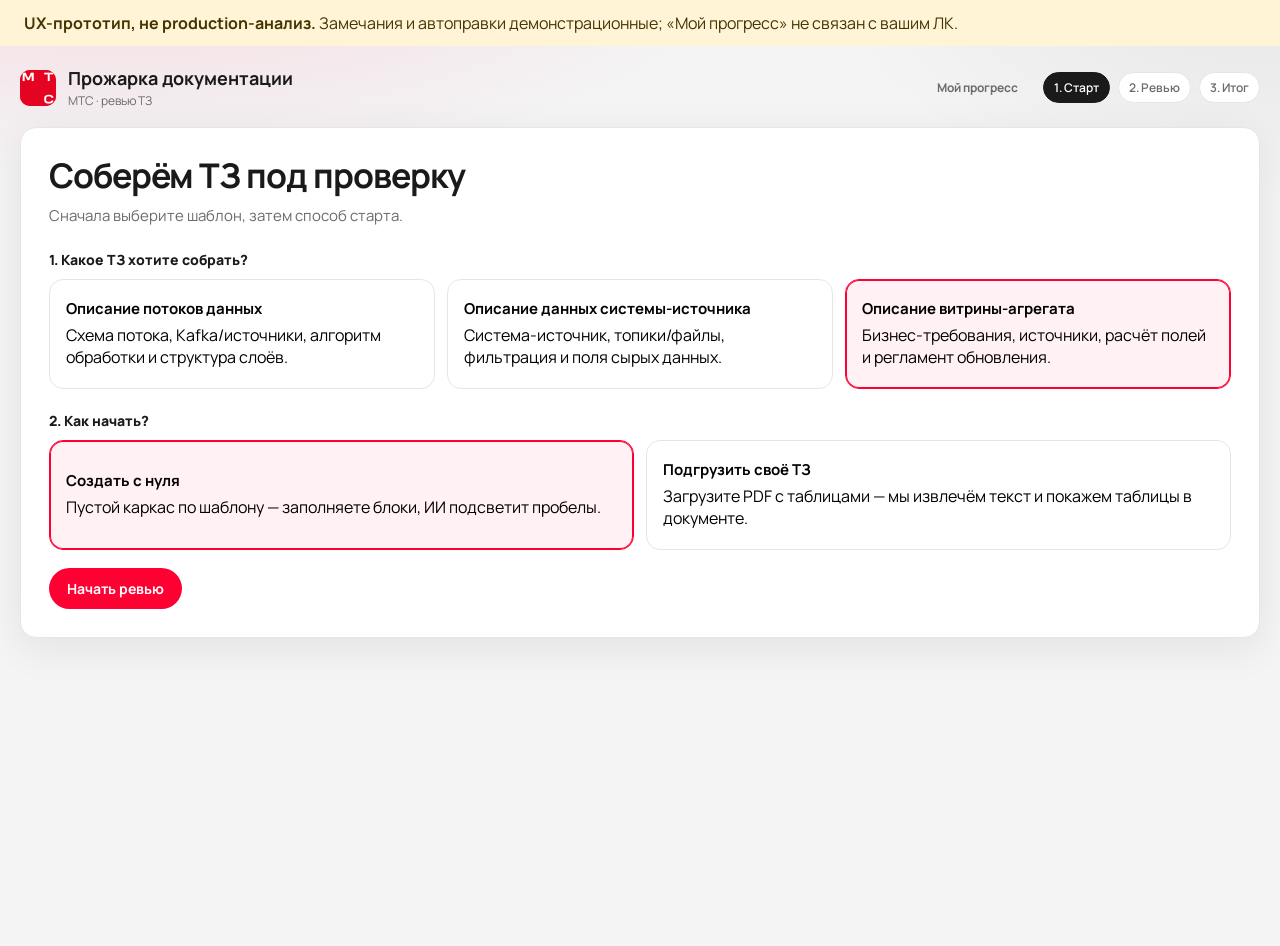
<file: prototypes/web-review/web/index.html>
<!DOCTYPE html>
<html lang="ru">
<head>
  <meta charset="UTF-8" />
  <meta name="viewport" content="width=device-width, initial-scale=1" />
  <title>МТС · Прожарка документации</title>
  <link rel="preconnect" href="https://fonts.googleapis.com" />
  <link rel="preconnect" href="https://fonts.gstatic.com" crossorigin />
  <link href="https://fonts.googleapis.com/css2?family=Manrope:wght@400;500;600;700;800&family=Source+Serif+4:opsz,wght@8..60,400;8..60,600&display=swap" rel="stylesheet" />
  <link rel="stylesheet" href="css/mts.css?v=9" />
</head>
<body>
  <aside role="note" style="padding:12px 24px;background:#fff4d6;color:#443500">
    <strong>UX-прототип, не production-анализ.</strong>
    Замечания и автоправки демонстрационные; «Мой прогресс» не связан с вашим ЛК.
  </aside>
  <div id="app">
    <!-- rendered by js -->
  </div>
  <script src="vendor/pdf.min.js"></script>
  <script>
    window.pdfjsLib = window.pdfjsLib || window["pdfjs-dist/build/pdf"] || window.pdfjsLib;
    if (window.pdfjsLib) {
      pdfjsLib.GlobalWorkerOptions.workerSrc = "vendor/pdf.worker.min.js";
    }
  </script>
  <script src="js/autofix.js?v=9"></script>
  <script src="js/analyzer.js?v=9"></script>
  <script src="js/pdf_import.js?v=9"></script>
  <script src="js/pdf_export.js?v=9"></script>
  <script src="js/learning.js?v=9"></script>
  <script src="js/app.js?v=10"></script>
</body>
</html>
</file>
<file: prototypes/web-review/web/css/mts.css>
:root {
  --mts-red: #ff0032;
  --mts-red-dark: #d6002a;
  --mts-black: #1a1a1a;
  --mts-ink: #2b2b2b;
  --mts-muted: #6b6b6b;
  --mts-line: #e6e6e6;
  --mts-bg: #f4f4f5;
  --mts-paper: #ffffff;
  --mts-soft: #fff1f4;
  --shadow: 0 10px 40px rgba(26, 26, 26, 0.08);
  --radius: 16px;
  --font-ui: "Manrope", system-ui, sans-serif;
  --font-doc: "Source Serif 4", Georgia, serif;
}

* { box-sizing: border-box; }
html, body {
  margin: 0;
  min-height: 100%;
  background:
    radial-gradient(1200px 500px at 10% -10%, rgba(255, 0, 50, 0.12), transparent 55%),
    radial-gradient(900px 400px at 100% 0%, rgba(26, 26, 26, 0.06), transparent 50%),
    var(--mts-bg);
  color: var(--mts-black);
  font-family: var(--font-ui);
}

button, input, select, textarea { font: inherit; }
button { cursor: pointer; }
a { color: var(--mts-red); }

#app { min-height: 100vh; }

.shell {
  max-width: 1280px;
  margin: 0 auto;
  padding: 20px 20px 40px;
}

.topbar {
  display: flex;
  align-items: center;
  justify-content: space-between;
  gap: 16px;
  margin-bottom: 18px;
}

.brand {
  display: flex;
  align-items: center;
  gap: 12px;
}
.brand-mark {
  width: 36px;
  height: 36px;
  border-radius: 10px;
  overflow: hidden;
  flex-shrink: 0;
  background: var(--mts-red);
  display: block;
}
.brand-mark img {
  width: 100%;
  height: 100%;
  object-fit: cover;
  display: block;
}
.brand h1 {
  margin: 0;
  font-size: 18px;
  font-weight: 700;
}
.brand p {
  margin: 2px 0 0;
  color: var(--mts-muted);
  font-size: 12px;
}

.steps {
  display: flex;
  gap: 8px;
  flex-wrap: wrap;
}
.step-pill {
  padding: 6px 10px;
  border-radius: 999px;
  background: #fff;
  border: 1px solid var(--mts-line);
  color: var(--mts-muted);
  font-size: 12px;
  font-weight: 600;
}
.step-pill.active {
  background: var(--mts-black);
  border-color: var(--mts-black);
  color: #fff;
}
.step-pill.done {
  border-color: var(--mts-red);
  color: var(--mts-red);
}

.card {
  background: var(--mts-paper);
  border: 1px solid var(--mts-line);
  border-radius: var(--radius);
  box-shadow: var(--shadow);
}

.hero {
  padding: 28px;
  display: grid;
  grid-template-columns: 1.2fr 0.8fr;
  gap: 24px;
}
@media (max-width: 900px) {
  .hero { grid-template-columns: 1fr; }
}

.eyebrow {
  display: inline-flex;
  align-items: center;
  gap: 8px;
  padding: 4px 10px;
  border-radius: 999px;
  background: var(--mts-soft);
  color: var(--mts-red-dark);
  font-size: 12px;
  font-weight: 700;
  margin-bottom: 12px;
}
.hero h2 {
  margin: 0 0 10px;
  font-size: 34px;
  line-height: 1.15;
  letter-spacing: -0.03em;
}
.hero .lead {
  margin: 0 0 22px;
  color: var(--mts-muted);
  font-size: 15px;
  line-height: 1.5;
  max-width: 52ch;
}

.hero-single { grid-template-columns: 1fr; }
.type-grid {
  display: grid;
  grid-template-columns: repeat(3, 1fr);
  gap: 12px;
  margin: 8px 0 4px;
}
@media (max-width: 900px) {
  .type-grid { grid-template-columns: 1fr; }
}
.type-card {
  text-align: left;
  border: 1px solid var(--mts-line);
  background: #fff;
  border-radius: 14px;
  padding: 16px;
  transition: border-color .15s, transform .15s, background .15s;
  min-height: 110px;
}
.type-card:hover { border-color: #ff99ad; transform: translateY(-1px); }
.type-card.selected {
  border-color: var(--mts-red);
  background: var(--mts-soft);
  box-shadow: inset 0 0 0 1px var(--mts-red);
}
.type-card strong {
  display: block;
  margin-bottom: 6px;
  font-size: 15px;
  line-height: 1.3;
}
.type-grid-2 { grid-template-columns: repeat(2, 1fr); }
@media (max-width: 900px) {
  .type-grid-2 { grid-template-columns: 1fr; }
}
.section-label {
  margin: 22px 0 10px;
  font-size: 14px;
  font-weight: 800;
  color: var(--mts-black);
}

.doc-table {
  width: 100%;
  border-collapse: collapse;
  font-family: var(--font-ui);
  font-size: 12.5px;
  margin: 10px 0 14px;
  background: #fff;
}
.doc-table th,
.doc-table td {
  border: 1px solid #e2e2e2;
  padding: 8px 10px;
  vertical-align: top;
  text-align: left;
}
.doc-table th {
  background: #f7f7f8;
  font-weight: 700;
  color: var(--mts-black);
}
.doc-table tr:nth-child(even) td { background: #fcfcfd; }
.table-wrap {
  overflow-x: auto;
  margin: 8px 0 12px;
  border-radius: 8px;
}
.body-text {
  white-space: pre-wrap;
  font-family: var(--font-doc);
  font-size: 14.5px;
}
.missing-body {
  font-family: var(--font-ui);
  font-size: 13px;
  color: var(--mts-red-dark);
  font-style: italic;
  background: var(--mts-soft);
  padding: 10px 12px;
  border-radius: 8px;
}

.sample-grid {
  display: grid;
  gap: 10px;
}
.sample-card {
  text-align: left;
  border: 1px solid var(--mts-line);
  background: #fff;
  border-radius: 12px;
  padding: 14px 14px;
  transition: border-color .15s, transform .15s;
}
.sample-card:hover { border-color: #ff99ad; transform: translateY(-1px); }
.sample-card.selected {
  border-color: var(--mts-red);
  background: var(--mts-soft);
  box-shadow: inset 0 0 0 1px var(--mts-red);
}
.sample-card strong { display: block; margin-bottom: 4px; }
.sample-card span { color: var(--mts-muted); font-size: 12px; }

.upload-box {
  border: 1px dashed #d0d0d0;
  border-radius: 12px;
  padding: 16px;
  background: #fafafa;
}
.upload-box label {
  display: block;
  font-size: 13px;
  font-weight: 600;
  margin-bottom: 8px;
}
.upload-box textarea {
  width: 100%;
  min-height: 120px;
  border: 1px solid var(--mts-line);
  border-radius: 10px;
  padding: 10px 12px;
  resize: vertical;
}

.sev-hint {
  margin: -4px 0 10px;
  font-size: 13px;
  color: var(--mts-muted);
}
.sev-grid {
  display: grid;
  grid-template-columns: repeat(3, minmax(0, 1fr));
  gap: 10px;
}
@media (max-width: 860px) {
  .sev-grid { grid-template-columns: 1fr; }
}
.sev-card {
  display: grid;
  grid-template-columns: 18px 1fr;
  grid-template-rows: auto auto;
  column-gap: 10px;
  row-gap: 2px;
  align-items: start;
  padding: 12px 14px;
  border: 1px solid var(--mts-line);
  border-radius: 12px;
  background: #fff;
  cursor: pointer;
  transition: border-color .15s, background .15s, box-shadow .15s;
}
.sev-card input {
  grid-row: 1 / span 2;
  margin-top: 3px;
  accent-color: var(--mts-red);
  width: 16px;
  height: 16px;
}
.sev-card .sev-title {
  font-size: 13px;
  font-weight: 800;
  color: var(--mts-black);
}
.sev-card .sev-desc {
  grid-column: 2;
  font-size: 12px;
  color: var(--mts-muted);
  line-height: 1.35;
}
.sev-card.selected {
  border-color: var(--mts-red);
  background: var(--mts-soft);
  box-shadow: inset 0 0 0 1px var(--mts-red);
}

.btn-row { display: flex; gap: 10px; flex-wrap: wrap; margin-top: 18px; }
.btn {
  border: 0;
  border-radius: 999px;
  padding: 11px 18px;
  font-weight: 700;
  font-size: 14px;
}
.btn-primary { background: var(--mts-red); color: #fff; }
.btn-primary:hover { background: var(--mts-red-dark); }
.btn-primary:disabled { opacity: .45; cursor: not-allowed; }
.btn-secondary {
  background: #fff;
  color: var(--mts-black);
  border: 1px solid var(--mts-line);
}
.btn-ghost {
  background: transparent;
  color: var(--mts-muted);
  border: 1px solid transparent;
}
.btn-sm {
  padding: 7px 12px;
  font-size: 12px;
  border-radius: 8px;
}

.form-grid {
  display: grid;
  grid-template-columns: 1fr 1fr;
  gap: 14px;
  padding: 24px;
}
@media (max-width: 700px) { .form-grid { grid-template-columns: 1fr; } }
.field label {
  display: block;
  font-size: 12px;
  font-weight: 700;
  margin-bottom: 6px;
  color: var(--mts-muted);
}
.field select {
  width: 100%;
  border: 1px solid var(--mts-line);
  border-radius: 10px;
  padding: 10px 12px;
  background: #fff;
}

/* ===== Review layout ===== */
.review-shell { padding: 12px 12px 24px; max-width: 1440px; margin: 0 auto; }

.statusbar {
  display: flex;
  align-items: center;
  justify-content: space-between;
  gap: 12px;
  flex-wrap: wrap;
  background: #fff;
  border: 1px solid var(--mts-line);
  border-radius: 14px;
  padding: 10px 14px;
  margin-bottom: 12px;
  box-shadow: var(--shadow);
}
.status-left { display: flex; gap: 8px; flex-wrap: wrap; align-items: center; }
.chip {
  display: inline-flex;
  align-items: center;
  gap: 6px;
  padding: 5px 10px;
  border-radius: 999px;
  background: #f3f3f3;
  font-size: 12px;
  font-weight: 700;
}
.chip.critical { background: #ffe5ea; color: var(--mts-red-dark); }
.chip.ok { background: #e8f8ef; color: #0f7a3c; }
.status-actions { display: flex; gap: 8px; align-items: center; }

.workspace {
  display: grid;
  grid-template-columns: minmax(0, 1fr) 340px;
  gap: 0;
  min-height: calc(100vh - 110px);
  border: 1px solid var(--mts-line);
  border-radius: 16px;
  overflow: hidden;
  background: #fff;
  box-shadow: var(--shadow);
}
@media (max-width: 980px) {
  .workspace { grid-template-columns: 1fr; min-height: auto; }
}

.doc-pane {
  background: #f7f7f8;
  padding: 18px;
  overflow: auto;
  max-height: calc(100vh - 110px);
}
.doc-paper {
  max-width: 780px;
  margin: 0 auto;
  background: #fff;
  min-height: 100%;
  padding: 28px 36px 48px;
  box-shadow: 0 1px 0 rgba(0,0,0,.04);
  font-family: var(--font-doc);
  color: var(--mts-ink);
  line-height: 1.45;
}
.doc-paper .doc-title {
  font-family: var(--font-ui);
  font-size: 18px;
  font-weight: 800;
  margin: 0 0 16px;
  padding-bottom: 10px;
  border-bottom: 2px solid var(--mts-red);
}
.doc-section { margin-bottom: 16px; }
.doc-section h3 {
  font-family: var(--font-ui);
  font-size: 14px;
  margin: 0 0 6px;
  color: var(--mts-black);
}
.doc-section .body { white-space: pre-wrap; font-size: 14.5px; }
.doc-section.missing .body {
  font-family: var(--font-ui);
  font-size: 13px;
  color: var(--mts-red-dark);
  font-style: italic;
  background: var(--mts-soft);
  padding: 10px 12px;
  border-radius: 8px;
}
mark.cmt {
  background: #ffe08a;
  border-bottom: 2px solid #f0b429;
  padding: 0 1px;
  cursor: pointer;
}
mark.cmt.active { background: #ffd24d; outline: 2px solid rgba(255,0,50,.25); }
sup.cmt-num {
  font-family: var(--font-ui);
  font-size: 10px;
  font-weight: 800;
  color: var(--mts-red);
  margin-left: 2px;
  cursor: pointer;
}

.comments-pane {
  background: #f3f3f5;
  border-left: 1px solid var(--mts-line);
  display: flex;
  flex-direction: column;
  max-height: calc(100vh - 110px);
}
.comments-head {
  padding: 12px 14px;
  border-bottom: 1px solid var(--mts-line);
  background: #fff;
  font-size: 13px;
  font-weight: 800;
}
.comments-head-row {
  display: flex;
  align-items: center;
  justify-content: space-between;
  gap: 8px;
}
.fix-progress-label {
  font-size: 12px;
  font-weight: 800;
  color: var(--mts-red);
  font-variant-numeric: tabular-nums;
}
.fix-progress {
  margin-top: 8px;
  height: 6px;
  border-radius: 999px;
  background: #ececee;
  overflow: hidden;
}
.fix-progress-fill {
  height: 100%;
  border-radius: 999px;
  background: linear-gradient(90deg, #ff0032, #ff5a7a);
  transition: width .25s ease;
  min-width: 0;
}
.fix-progress-caption {
  margin-top: 5px;
  font-size: 11px;
  font-weight: 600;
  color: var(--mts-muted);
}
.comments-filters {
  display: flex;
  gap: 6px;
  padding: 10px 12px;
  border-bottom: 1px solid var(--mts-line);
  flex-wrap: wrap;
}
.filter-btn {
  border: 1px solid var(--mts-line);
  background: #fff;
  border-radius: 999px;
  padding: 5px 10px;
  font-size: 11px;
  font-weight: 700;
  color: var(--mts-muted);
}
.filter-btn.active {
  background: var(--mts-black);
  border-color: var(--mts-black);
  color: #fff;
}
.comments-list {
  overflow: auto;
  padding: 10px;
  flex: 1;
}

.comment {
  position: relative;
  background: #fff;
  border: 1px solid var(--mts-line);
  border-left: 3px solid #f0b429;
  border-radius: 10px;
  padding: 10px 34px 10px 11px;
  margin-bottom: 8px;
  transition: box-shadow .15s, border-color .15s;
}
.comment-locate {
  position: absolute;
  top: 8px;
  right: 8px;
  width: 26px;
  height: 26px;
  border: 1px solid var(--mts-line);
  border-radius: 8px;
  background: #fff;
  color: var(--mts-muted);
  display: grid;
  place-items: center;
  padding: 0;
  transition: color .15s, border-color .15s, background .15s;
}
.comment-locate:hover {
  color: var(--mts-red);
  border-color: #ffb3c2;
  background: var(--mts-soft);
}
.doc-section.flash-locate {
  outline: 2px solid rgba(255, 0, 50, 0.35);
  outline-offset: 4px;
  border-radius: 8px;
}
.comment.red { border-left-color: #ff0032; }
.comment.orange { border-left-color: #ff8a00; }
.comment.yellow { border-left-color: #e6b800; }
.comment.green { border-left-color: #18a058; }
.comment.active {
  box-shadow: 0 0 0 2px rgba(255,0,50,.18);
  border-color: #ffb3c2;
}
.comment.done { opacity: .55; }
.comment .meta {
  display: flex;
  gap: 6px;
  align-items: center;
  flex-wrap: wrap;
  font-size: 11px;
  color: var(--mts-muted);
  margin-bottom: 4px;
}
.comment .num {
  width: 18px; height: 18px;
  border-radius: 50%;
  background: var(--mts-red);
  color: #fff;
  display: inline-grid;
  place-items: center;
  font-size: 10px;
  font-weight: 800;
}
.doneness {
  padding: 1px 7px;
  border-radius: 999px;
  font-weight: 700;
  font-size: 10px;
  background: #f3f3f3;
}
.doneness.well_done { background: #ffe5ea; color: #b00020; }
.doneness.medium { background: #ffe8cc; color: #9a3412; }
.doneness.medium_rare { background: #fff3bf; color: #8a6d00; }
.doneness.rare { background: #e7f8ee; color: #0f7a3c; }
.comment h4 {
  margin: 0 0 4px;
  font-size: 13px;
}
.comment .problem { font-size: 12.5px; line-height: 1.35; margin: 0 0 6px; }
.comment details {
  font-size: 12px;
  color: var(--mts-muted);
  margin-bottom: 8px;
}
.comment summary { cursor: pointer; color: var(--mts-red); font-weight: 600; }
.comment-actions { display: flex; gap: 6px; flex-wrap: wrap; }

.btn.is-on {
  background: var(--mts-black);
  color: #fff;
  border-color: var(--mts-black);
}

.doc-paper.is-editing {
  outline: 2px solid rgba(255, 0, 50, 0.25);
  outline-offset: -2px;
}

.doc-editor {
  display: block;
  width: 100%;
  min-height: calc(100vh - 220px);
  border: 0;
  outline: none;
  resize: vertical;
  padding: 0;
  margin: 0;
  background: transparent;
  font-family: var(--font-doc);
  font-size: 14.5px;
  line-height: 1.45;
  color: var(--mts-ink);
  white-space: pre-wrap;
}

.toast {
  position: fixed;
  right: 18px;
  bottom: 18px;
  z-index: 60;
  background: var(--mts-black);
  color: #fff;
  padding: 10px 14px;
  border-radius: 10px;
  font-size: 13px;
  font-weight: 600;
  box-shadow: var(--shadow);
  max-width: min(360px, calc(100vw - 32px));
}

/* Diff modal */
.modal-backdrop {
  position: fixed; inset: 0;
  background: rgba(26,26,26,.45);
  display: grid;
  place-items: center;
  padding: 16px;
  z-index: 50;
}
.modal {
  width: min(720px, 100%);
  background: #fff;
  border-radius: 16px;
  padding: 18px;
  box-shadow: var(--shadow);
}
.modal h3 { margin: 0 0 8px; }
.diff {
  display: grid;
  grid-template-columns: 1fr 1fr;
  gap: 10px;
  margin: 12px 0 16px;
}
@media (max-width: 700px) { .diff { grid-template-columns: 1fr; } }
.diff-col {
  border: 1px solid var(--mts-line);
  border-radius: 10px;
  padding: 10px;
  background: #fafafa;
  font-size: 12px;
  white-space: pre-wrap;
  max-height: 240px;
  overflow: auto;
  font-family: ui-monospace, SFMono-Regular, Menlo, monospace;
}
.diff-col.before { border-top: 3px solid #999; }
.diff-col.after { border-top: 3px solid var(--mts-red); background: #fff7f9; }
.diff-label { font-family: var(--font-ui); font-weight: 700; font-size: 11px; color: var(--mts-muted); margin-bottom: 6px; }

/* Handoff */
.handoff {
  padding: 28px;
}
.handoff h2 { margin: 0 0 8px; font-size: 28px; letter-spacing: -0.02em; }
.handoff .lead { color: var(--mts-muted); margin-bottom: 18px; }
.stat-row { display: grid; grid-template-columns: repeat(3, 1fr); gap: 10px; margin-bottom: 18px; }
@media (max-width: 700px) { .stat-row { grid-template-columns: 1fr; } }
.stat {
  border: 1px solid var(--mts-line);
  border-radius: 12px;
  padding: 14px;
  background: #fff;
}
.stat .n { font-size: 28px; font-weight: 800; }
.stat .l { color: var(--mts-muted); font-size: 12px; font-weight: 600; }
.list-clean { margin: 0; padding-left: 18px; }
.list-clean li { margin: 6px 0; font-size: 14px; }

.hidden { display: none !important; }

.topbar-right {
  display: flex;
  align-items: center;
  gap: 12px;
  flex-wrap: wrap;
  justify-content: flex-end;
}

/* ===== Learning / Мой прогресс ===== */
.learn-shell { padding-bottom: 48px; }
.demo-banner {
  background: #fff7e8;
  border: 1px solid #f0d9a8;
  color: #7a5a10;
  border-radius: 12px;
  padding: 10px 14px;
  font-size: 13px;
  font-weight: 600;
  margin-bottom: 14px;
}
.learn-filters { padding: 18px 20px; margin-bottom: 14px; }
.learn-filters-grid {
  display: grid;
  grid-template-columns: 1fr 1fr;
  gap: 16px;
}
@media (max-width: 720px) {
  .learn-filters-grid { grid-template-columns: 1fr; }
}
.filter-label {
  font-size: 12px;
  font-weight: 800;
  color: var(--mts-muted);
  margin-bottom: 8px;
  text-transform: uppercase;
  letter-spacing: 0.04em;
}
.seg { display: flex; flex-wrap: wrap; gap: 6px; }
.seg-btn {
  border: 1px solid var(--mts-line);
  background: #fff;
  border-radius: 999px;
  padding: 6px 12px;
  font-size: 12px;
  font-weight: 700;
  color: var(--mts-muted);
}
.seg-btn.active {
  background: var(--mts-black);
  border-color: var(--mts-black);
  color: #fff;
}
.learn-select, .learn-input {
  width: 100%;
  border: 1px solid var(--mts-line);
  border-radius: 10px;
  padding: 10px 12px;
  background: #fff;
  font-size: 13px;
}
.learn-input { max-width: 420px; }
.sev-grid-compact {
  grid-template-columns: repeat(3, minmax(0, 1fr));
}
.sev-grid-compact .sev-card {
  grid-template-columns: 18px 1fr;
  grid-template-rows: auto;
  align-items: center;
}
.sev-grid-compact .sev-card input { grid-row: auto; margin-top: 0; }
.sev-grid-compact .sev-desc { display: none; }

.learn-stats { margin: 0 0 8px; }
.learn-footnote {
  margin: 0 0 18px;
  font-size: 12px;
  color: var(--mts-muted);
  line-height: 1.4;
}
.learn-section { padding: 20px 22px; margin-bottom: 14px; }
.learn-section h2 {
  margin: 0 0 12px;
  font-size: 18px;
  letter-spacing: -0.02em;
}
.learn-section-head {
  display: flex;
  align-items: center;
  justify-content: space-between;
  gap: 12px;
  flex-wrap: wrap;
  margin-bottom: 8px;
}
.learn-section-head h2 { margin: 0; }
.learn-empty {
  padding: 28px 24px;
  text-align: center;
  margin-bottom: 14px;
}
.learn-empty p {
  margin: 0 0 14px;
  color: var(--mts-ink);
  font-size: 15px;
}
.learn-empty-inline {
  margin: 0;
  color: var(--mts-muted);
  font-size: 14px;
  line-height: 1.45;
}

.focus-grid {
  display: grid;
  grid-template-columns: repeat(3, minmax(0, 1fr));
  gap: 12px;
}
@media (max-width: 980px) {
  .focus-grid { grid-template-columns: 1fr; }
}
.focus-card {
  border: 1px solid var(--mts-line);
  border-radius: 14px;
  padding: 14px 14px 12px;
  background: #fafafa;
}
.focus-card h3 {
  margin: 0 0 8px;
  font-size: 15px;
  line-height: 1.3;
}
.focus-meta {
  display: flex;
  flex-wrap: wrap;
  gap: 4px 6px;
  align-items: center;
  font-size: 11px;
  color: var(--mts-muted);
  font-weight: 600;
  margin-bottom: 8px;
}
.focus-count {
  margin: 0 0 8px;
  font-size: 13px;
  font-weight: 700;
}
.focus-rec {
  margin: 0;
  font-size: 13px;
  color: var(--mts-ink);
  line-height: 1.4;
}

.sev-pill {
  display: inline-flex;
  align-items: center;
  padding: 2px 8px;
  border-radius: 999px;
  font-size: 10px;
  font-weight: 800;
  background: #f3f3f3;
}
.sev-pill.well_done { background: #ffe5ea; color: #b00020; }
.sev-pill.medium { background: #ffe8cc; color: #9a3412; }
.sev-pill.rare { background: #e7f8ee; color: #0f7a3c; }
.sev-row { display: flex; flex-wrap: wrap; gap: 4px; justify-content: flex-end; }

.repeat-list { display: flex; flex-direction: column; gap: 8px; }
.repeat-row {
  border: 1px solid var(--mts-line);
  border-radius: 12px;
  background: #fff;
  overflow: hidden;
}
.repeat-head {
  width: 100%;
  display: flex;
  justify-content: space-between;
  gap: 12px;
  align-items: center;
  padding: 12px 14px;
  border: 0;
  background: transparent;
  text-align: left;
}
.repeat-head strong { font-size: 14px; }
.repeat-sub { margin-top: 2px; font-size: 12px; color: var(--mts-muted); font-weight: 600; }
.repeat-body {
  border-top: 1px solid var(--mts-line);
  padding: 8px 10px 10px;
  background: #fafafa;
}
.repeat-finding {
  display: flex;
  justify-content: space-between;
  gap: 12px;
  align-items: flex-start;
  padding: 10px;
  border-radius: 10px;
  background: #fff;
  border: 1px solid var(--mts-line);
  margin-bottom: 6px;
}
.repeat-finding:last-child { margin-bottom: 0; }
.rf-doc { font-size: 13px; font-weight: 800; margin-bottom: 4px; }
.rf-excerpt {
  font-size: 12px;
  color: var(--mts-muted);
  line-height: 1.35;
  display: -webkit-box;
  -webkit-line-clamp: 2;
  -webkit-box-orient: vertical;
  overflow: hidden;
}

.checklist { display: flex; flex-direction: column; gap: 8px; margin: 12px 0; }
.check-item {
  display: flex;
  align-items: flex-start;
  justify-content: space-between;
  gap: 10px;
  padding: 10px 12px;
  border: 1px solid var(--mts-line);
  border-radius: 10px;
  background: #fff;
}
.check-item.done { opacity: .65; }
.check-main {
  display: flex;
  gap: 10px;
  align-items: flex-start;
  flex: 1;
  font-size: 13px;
  line-height: 1.4;
}
.check-main input { margin-top: 2px; accent-color: var(--mts-red); }
.check-main span[contenteditable] {
  outline: none;
  border-radius: 4px;
  min-width: 40px;
}
.check-main span[contenteditable]:focus {
  box-shadow: 0 0 0 2px rgba(255, 0, 50, 0.15);
}

.drawer-backdrop {
  position: fixed;
  inset: 0;
  background: rgba(26, 26, 26, 0.35);
  z-index: 40;
  display: flex;
  justify-content: flex-end;
}
.drawer {
  width: min(440px, 100%);
  height: 100%;
  background: #fff;
  box-shadow: -12px 0 40px rgba(0,0,0,.12);
  display: flex;
  flex-direction: column;
  animation: drawer-in .18s ease-out;
}
@keyframes drawer-in {
  from { transform: translateX(12px); opacity: .6; }
  to { transform: translateX(0); opacity: 1; }
}
.drawer-head {
  display: flex;
  justify-content: space-between;
  gap: 12px;
  align-items: flex-start;
  padding: 18px 18px 12px;
  border-bottom: 1px solid var(--mts-line);
}
.drawer-head h2 {
  margin: 4px 0 0;
  font-size: 18px;
  line-height: 1.25;
}
.drawer-body {
  overflow: auto;
  padding: 16px 18px 28px;
  flex: 1;
}
.drawer-body section { margin-bottom: 16px; }
.drawer-body h3 {
  margin: 0 0 6px;
  font-size: 12px;
  text-transform: uppercase;
  letter-spacing: 0.04em;
  color: var(--mts-muted);
}
.drawer-body p { margin: 0; font-size: 14px; line-height: 1.45; }
.drawer-body .muted { margin-top: 6px; font-size: 12px; color: var(--mts-muted); }
.learn-quote {
  margin: 0;
  padding: 12px 14px;
  background: #f7f7f8;
  border-left: 3px solid var(--mts-red);
  border-radius: 0 10px 10px 0;
  font-family: var(--font-doc);
  font-size: 14px;
  line-height: 1.45;
}
.learn-mark {
  background: #ffe08a;
  padding: 0 2px;
}
.rule-box {
  padding: 12px 14px;
  background: var(--mts-soft);
  border-radius: 10px;
  font-weight: 700;
  font-size: 14px !important;
}
.drawer-status {
  margin: 4px 0 12px;
  font-size: 12px;
  color: var(--mts-muted);
}
.tag-row { display: flex; flex-wrap: wrap; gap: 6px; margin-top: 8px; }
.tag {
  font-size: 11px;
  font-weight: 700;
  padding: 3px 8px;
  border-radius: 999px;
  background: #f3f3f3;
  color: var(--mts-muted);
}
.reject-box {
  margin: 8px 0 12px;
  display: grid;
  gap: 8px;
}
.reject-box textarea {
  width: 100%;
  border: 1px solid var(--mts-line);
  border-radius: 10px;
  padding: 8px 10px;
  resize: vertical;
  font-size: 13px;
}
.eyebrow {
  font-size: 11px;
  font-weight: 800;
  color: var(--mts-red);
  text-transform: uppercase;
  letter-spacing: 0.04em;
}
</file>
